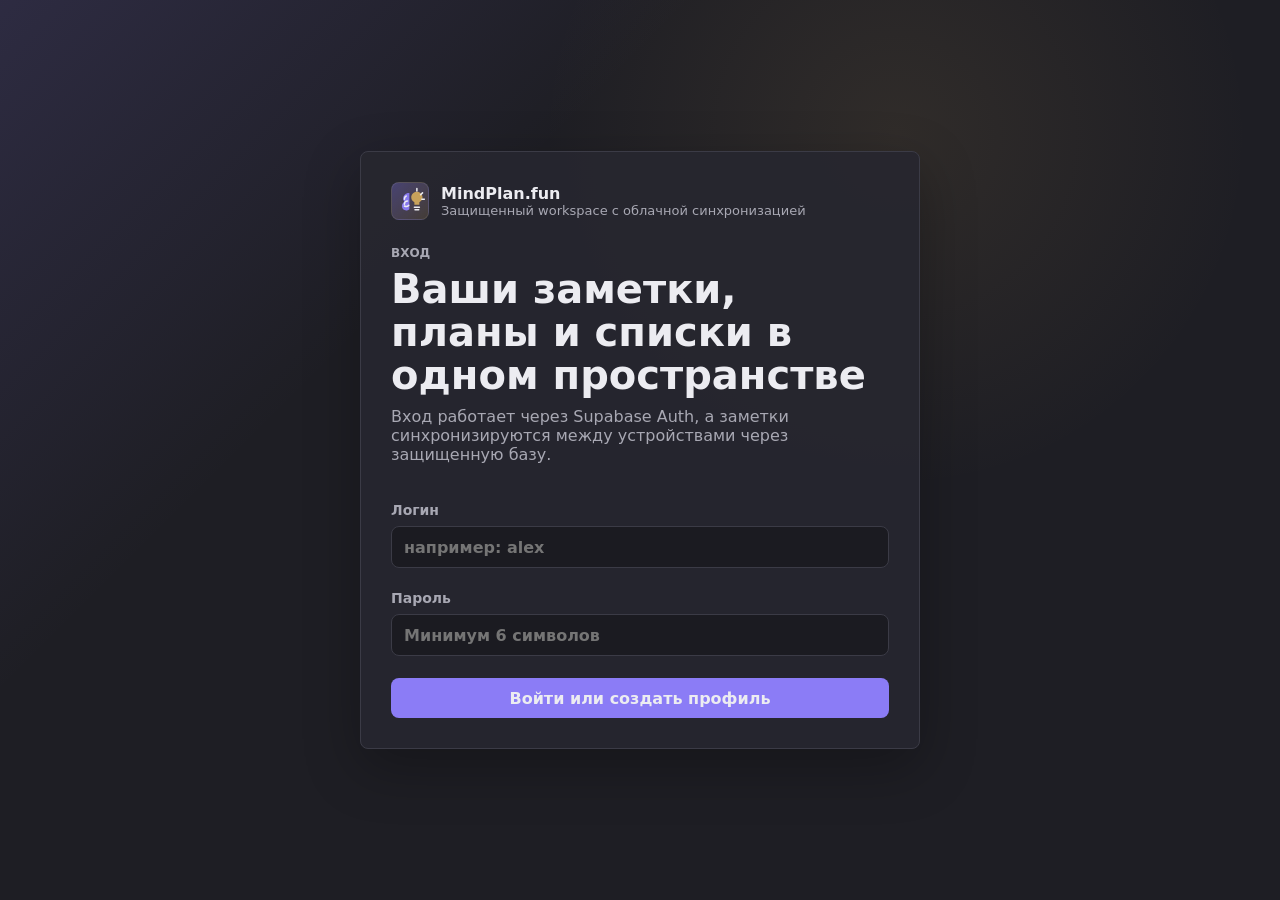
<file: index.html>
<!doctype html>
<html lang="ru">
  <head>
    <meta charset="UTF-8" />
    <meta name="viewport" content="width=device-width, initial-scale=1.0" />
    <meta name="theme-color" content="#1e1e24" />
    <title>MindPlan.fun</title>
    <link rel="manifest" href="manifest.webmanifest" />
    <link rel="stylesheet" href="styles.css" />
  </head>
  <body class="booting">
    <section id="authView" class="auth-view">
      <form id="authForm" class="auth-form">
        <div class="brand auth-brand">
          <div class="brand-mark" aria-hidden="true">
            <svg viewBox="0 0 48 48" role="img">
              <path class="logo-brain" d="M22 11c-5 0-9 4-9 9 0 2 1 4 2 5-2 1-4 4-4 7 0 4 3 7 7 7 2 0 4-1 5-2V11h-1Z"/>
              <path class="logo-brain-line" d="M18 16c-2 1-3 3-3 5m5 3c-3 0-5 2-5 5m7 2c-2 2-5 2-7 1"/>
              <path class="logo-bulb" d="M26 18c0-5 4-9 9-9s9 4 9 9c0 4-2 6-5 8v4h-8v-4c-3-2-5-4-5-8Z"/>
              <path class="logo-base" d="M31 34h8M32 38h6"/>
              <path class="logo-rays" d="M35 4v4m9 3-3 3m6 7h-4"/>
            </svg>
          </div>
          <div>
            <strong>MindPlan.fun</strong>
            <span>Защищенный workspace с облачной синхронизацией</span>
          </div>
        </div>

        <div>
          <p class="eyebrow">Вход</p>
          <h1>Ваши заметки, планы и списки в одном пространстве</h1>
          <p class="muted">
            Вход работает через Supabase Auth, а заметки синхронизируются между устройствами через защищенную базу.
          </p>
        </div>

        <label>
          Логин
          <input id="loginInput" type="text" autocomplete="username" placeholder="например: alex" required />
        </label>
        <label>
          Пароль
          <input id="passwordInput" type="password" autocomplete="current-password" minlength="6" placeholder="Минимум 6 символов" required />
        </label>

        <button class="primary-button" type="submit">Войти или создать профиль</button>
      </form>
    </section>

    <div id="appShell" class="app-shell" hidden>
      <button id="menuButton" class="mobile-menu-button" type="button" aria-label="Открыть меню">☰</button>
      <aside class="sidebar" aria-label="Заметки">
        <div class="brand">
          <div class="brand-mark" aria-hidden="true">
            <svg viewBox="0 0 48 48" role="img">
              <path class="logo-brain" d="M22 11c-5 0-9 4-9 9 0 2 1 4 2 5-2 1-4 4-4 7 0 4 3 7 7 7 2 0 4-1 5-2V11h-1Z"/>
              <path class="logo-brain-line" d="M18 16c-2 1-3 3-3 5m5 3c-3 0-5 2-5 5m7 2c-2 2-5 2-7 1"/>
              <path class="logo-bulb" d="M26 18c0-5 4-9 9-9s9 4 9 9c0 4-2 6-5 8v4h-8v-4c-3-2-5-4-5-8Z"/>
              <path class="logo-base" d="M31 34h8M32 38h6"/>
              <path class="logo-rays" d="M35 4v4m9 3-3 3m6 7h-4"/>
            </svg>
          </div>
          <div>
            <strong>MindPlan.fun</strong>
            <span id="syncStatus">Локальный режим</span>
          </div>
        </div>

        <div class="sidebar-actions">
          <button id="newNoteButton" class="primary-button" type="button">Новая заметка</button>
          <button id="newFolderButton" class="ghost-button" type="button">Новая папка</button>
        </div>

        <nav id="noteList" class="note-list" aria-label="Список заметок"></nav>

        <section class="account-panel">
          <p>Профиль</p>
          <strong id="currentUserLabel">Гость</strong>
          <button id="syncNowButton" class="ghost-button" type="button">Синхронизировать</button>
          <button id="installButton" class="ghost-button" type="button" hidden>Установить приложение</button>
          <button id="logoutButton" class="ghost-button" type="button">Выйти</button>
        </section>
      </aside>

      <main class="workspace">
        <header class="topbar">
          <div class="title-group">
            <input id="noteTitleInput" class="note-title-input" type="text" aria-label="Название заметки" />
            <div class="note-meta">
              <strong id="noteTypeLabel">Заметка</strong>
              <label class="folder-select-label" title="Папка">
                <span>▣</span>
                <select id="folderSelect" aria-label="Папка заметки"></select>
              </label>
              <span id="savedStatus">Сохранено локально</span>
              <span id="updatedAtLabel"></span>
            </div>
          </div>

          <div class="toolbar">
            <button id="insertFoldButton" class="ghost-button icon-tool" type="button" title="Добавить свертку" aria-label="Добавить свертку">⌄</button>
            <button id="deleteNoteButton" class="danger-button icon-tool" type="button" title="Удалить заметку" aria-label="Удалить заметку">×</button>
          </div>
        </header>

        <section id="editorEmptyState" class="empty-state">
          <h2>Выберите или создайте заметку</h2>
          <p>При создании можно выбрать обычную заметку, интерактивный список или GTD-планировщик.</p>
        </section>

        <section id="editorPanel" class="editor-panel" hidden>
          <textarea id="textEditor" class="text-editor" aria-label="Текст заметки" spellcheck="true"></textarea>
          <div id="foldPreview" class="fold-preview" hidden></div>
          <div id="listEditor" class="list-editor" aria-label="Список задач" hidden></div>
          <div id="plannerEditor" class="planner-editor" aria-label="Планировщик GTD" hidden></div>
        </section>
      </main>
    </div>

    <div id="noteTypeDialog" class="dialog-backdrop" hidden>
      <section class="dialog" role="dialog" aria-modal="true" aria-labelledby="dialogTitle">
        <div class="dialog-header">
          <div>
            <p class="eyebrow">Новая заметка</p>
            <h2 id="dialogTitle">Что создаем?</h2>
          </div>
          <button id="closeDialogButton" class="icon-button" type="button" aria-label="Закрыть">×</button>
        </div>

        <div class="type-grid">
          <button class="type-card" data-create-type="note" type="button">
            <strong>Заметка</strong>
            <span>Чистое поле для текста, идей и набросков.</span>
          </button>
          <button class="type-card" data-create-type="list" type="button">
            <strong>Список</strong>
            <span>Строки с галочками: Enter сразу добавляет новый пункт.</span>
          </button>
          <button class="type-card" data-create-type="planner" type="button">
            <strong>Планировщик</strong>
            <span>GTD-доска с колонками и цветной важностью задач.</span>
          </button>
        </div>
      </section>
    </div>

    <script src="app.js" type="module"></script>
  </body>
</html>
</file>
<file: styles.css>
:root {
  color-scheme: dark;
  --bg: #1e1e24;
  --sidebar: #24242c;
  --sidebar-2: #2b2b34;
  --panel: #26262f;
  --panel-soft: #30303a;
  --ink: #ececf1;
  --muted: #a8a8b3;
  --line: #3b3b46;
  --brand: #8b7cf6;
  --brand-2: #6f62d9;
  --accent: #d0a85c;
  --danger: #d56b6b;
  --normal: #5ba97a;
  --important: #6f8edb;
  --priority: #e07aa8;
  --shadow: 0 18px 55px rgba(0, 0, 0, 0.28);
}

* {
  box-sizing: border-box;
}

[hidden] {
  display: none !important;
}

.booting .auth-view,
.booting .app-shell {
  visibility: hidden;
}

body {
  margin: 0;
  min-height: 100vh;
  width: 100%;
  max-width: 100%;
  overflow-x: hidden;
  background: var(--bg);
  color: var(--ink);
  font-family: Inter, ui-sans-serif, system-ui, -apple-system, BlinkMacSystemFont, "Segoe UI", sans-serif;
}

button,
input,
select,
textarea {
  font: inherit;
  font-size: 16px;
}

button {
  cursor: pointer;
}

.auth-view {
  display: grid;
  min-height: 100vh;
  place-items: center;
  padding: 24px;
  background:
    linear-gradient(135deg, rgba(139, 124, 246, 0.14), transparent 32%),
    radial-gradient(circle at 70% 15%, rgba(208, 168, 92, 0.1), transparent 30%),
    var(--bg);
}

.auth-form {
  display: grid;
  gap: 22px;
  width: min(560px, 100%);
  min-width: 0;
  padding: 30px;
  border: 1px solid var(--line);
  border-radius: 8px;
  background: rgba(38, 38, 47, 0.92);
  box-shadow: var(--shadow);
}

.app-shell {
  display: grid;
  grid-template-columns: 310px minmax(0, 1fr);
  min-height: 100vh;
}

.mobile-menu-button {
  display: none;
}

.sidebar {
  display: flex;
  flex-direction: column;
  gap: 18px;
  min-width: 0;
  padding: 18px;
  background: var(--sidebar);
  border-right: 1px solid var(--line);
}

.brand {
  display: flex;
  align-items: center;
  min-width: 0;
  gap: 12px;
}

.brand > div:last-child {
  min-width: 0;
}

.auth-brand {
  padding-bottom: 4px;
}

.brand-mark {
  display: grid;
  flex: 0 0 auto;
  place-items: center;
  width: 38px;
  height: 38px;
  border-radius: 8px;
  background: linear-gradient(135deg, rgba(139, 124, 246, 0.34), rgba(208, 168, 92, 0.18));
  border: 1px solid rgba(255, 255, 255, 0.09);
}

.brand-mark svg {
  width: 30px;
  height: 30px;
}

.logo-brain {
  fill: rgba(139, 124, 246, 0.95);
}

.logo-brain-line,
.logo-base,
.logo-rays {
  fill: none;
  stroke: #ececf1;
  stroke-linecap: round;
  stroke-linejoin: round;
  stroke-width: 2.4;
}

.logo-bulb {
  fill: rgba(208, 168, 92, 0.95);
}

.brand strong,
.brand span,
.account-panel strong {
  display: block;
  overflow: hidden;
  text-overflow: ellipsis;
  white-space: nowrap;
}

.brand span,
.muted,
.eyebrow,
.account-panel p,
.note-meta {
  color: var(--muted);
}

.brand span,
.note-meta,
.account-panel p {
  font-size: 13px;
}

.eyebrow {
  margin: 0 0 8px;
  font-size: 12px;
  font-weight: 800;
  letter-spacing: 0;
  text-transform: uppercase;
}

h1,
h2,
h3,
p {
  margin-top: 0;
}

h1 {
  margin-bottom: 10px;
  font-size: 40px;
  line-height: 1.08;
  letter-spacing: 0;
}

h2 {
  margin-bottom: 8px;
  font-size: 22px;
}

h3 {
  margin-bottom: 0;
  font-size: 15px;
}

label {
  display: grid;
  gap: 8px;
  color: var(--muted);
  font-size: 14px;
  font-weight: 700;
}

input,
select,
textarea {
  width: 100%;
  border: 1px solid var(--line);
  border-radius: 8px;
  background: #1b1b21;
  color: var(--ink);
}

input,
select {
  min-height: 42px;
  padding: 0 12px;
}

textarea {
  resize: none;
}

input:focus,
select:focus,
textarea:focus,
button:focus-visible {
  outline: 3px solid rgba(139, 124, 246, 0.28);
  outline-offset: 2px;
}

.primary-button,
.ghost-button,
.danger-button,
.icon-button,
.primary-link {
  min-height: 40px;
  border-radius: 8px;
  padding: 0 13px;
  border: 1px solid transparent;
  color: var(--ink);
  font-weight: 750;
}

.primary-button,
.primary-link {
  display: inline-grid;
  place-items: center;
  background: var(--brand);
  text-decoration: none;
}

.primary-button:hover,
.primary-link:hover {
  background: var(--brand-2);
}

.ghost-button {
  background: var(--panel-soft);
  border-color: var(--line);
}

.icon-tool {
  display: grid;
  place-items: center;
  width: 40px;
  min-width: 40px;
  padding: 0;
  font-size: 22px;
  line-height: 1;
}

.danger-button {
  background: rgba(213, 107, 107, 0.12);
  border-color: rgba(213, 107, 107, 0.42);
  color: #ffd6d6;
}

.icon-button {
  width: 40px;
  padding: 0;
  background: var(--panel-soft);
  border-color: var(--line);
  font-size: 24px;
  line-height: 1;
}

.sidebar-actions {
  display: grid;
  gap: 8px;
}

.note-list {
  display: grid;
  gap: 6px;
  min-height: 0;
  overflow: auto;
  padding-right: 2px;
}

.folder-group {
  display: grid;
  gap: 5px;
}

.folder-group.drag-over {
  outline: 2px solid rgba(139, 124, 246, 0.45);
  outline-offset: 2px;
  border-radius: 8px;
}

.folder-toggle {
  display: grid;
  grid-template-columns: auto minmax(0, 1fr);
  gap: 8px;
  align-items: center;
  min-height: 34px;
  padding: 0 8px;
  border: 0;
  border-radius: 8px;
  background: transparent;
  color: var(--muted);
  text-align: left;
}

.folder-toggle:hover {
  background: var(--sidebar-2);
  color: var(--ink);
}

.folder-toggle strong {
  overflow: hidden;
  text-overflow: ellipsis;
  white-space: nowrap;
}

.folder-notes {
  display: grid;
  gap: 5px;
}

.folder-group.collapsed .folder-notes {
  display: none;
}

.note-item {
  display: grid;
  gap: 5px;
  width: 100%;
  min-height: 58px;
  padding: 10px;
  border: 1px solid transparent;
  border-radius: 8px;
  background: transparent;
  color: var(--ink);
  text-align: left;
}

.note-item.dragging {
  opacity: 0.55;
}

.note-item:hover,
.note-item.active {
  background: var(--sidebar-2);
  border-color: var(--line);
}

.note-item strong,
.note-item span {
  overflow: hidden;
  text-overflow: ellipsis;
  white-space: nowrap;
}

.note-item span {
  color: var(--muted);
  font-size: 12px;
}

.account-panel {
  display: grid;
  gap: 10px;
  margin-top: auto;
  padding: 14px;
  border: 1px solid var(--line);
  border-radius: 8px;
  background: rgba(255, 255, 255, 0.03);
}

.account-panel p {
  margin: 0;
}

.workspace {
  display: grid;
  grid-template-rows: auto 1fr;
  min-width: 0;
  padding: 22px;
}

.topbar {
  display: grid;
  grid-template-columns: minmax(0, 1fr) auto;
  gap: 18px;
  align-items: start;
  padding-bottom: 18px;
  border-bottom: 1px solid var(--line);
}

.title-group {
  min-width: 0;
}

.note-title-input {
  min-height: 48px;
  padding: 0;
  border: 0;
  background: transparent;
  font-size: 34px;
  font-weight: 850;
  line-height: 1.1;
}

.note-title-input:focus {
  outline: none;
}

.note-meta {
  display: flex;
  flex-wrap: wrap;
  align-items: center;
  gap: 10px;
  min-height: 20px;
  margin-top: 2px;
}

.folder-select-label {
  display: grid;
  grid-template-columns: auto 150px;
  gap: 8px;
  align-items: center;
  color: var(--muted);
  font-size: 13px;
  font-weight: 700;
}

.folder-select-label span {
  color: var(--accent);
}

.folder-select-label select {
  min-height: 30px;
}

.note-meta strong {
  color: var(--accent);
}

.toolbar {
  display: flex;
  flex-wrap: wrap;
  justify-content: flex-end;
  gap: 8px;
}

.editor-panel {
  min-height: 0;
  padding-top: 18px;
}

.text-editor {
  min-height: calc(70vh - 132px);
  padding: 20px;
  border-color: transparent;
  background: transparent;
  color: var(--ink);
  font-family: ui-monospace, SFMono-Regular, Menlo, Monaco, Consolas, "Liberation Mono", monospace;
  font-size: 15px;
  line-height: 1.65;
}

.fold-preview {
  display: grid;
  gap: 10px;
  max-width: 900px;
}

.note-text-block,
.fold-textarea {
  min-height: 76px;
  padding: 14px;
  border-color: transparent;
  background: transparent;
  color: var(--ink);
  font-size: 16px;
  line-height: 1.6;
  overflow: hidden;
}

.note-text-block:focus,
.fold-textarea:focus {
  border-color: var(--line);
  background: rgba(255, 255, 255, 0.025);
}

.fold-block {
  border: 1px solid var(--line);
  border-radius: 8px;
  background: rgba(255, 255, 255, 0.025);
  overflow: hidden;
}

.fold-block summary {
  display: flex;
  align-items: center;
  gap: 8px;
  cursor: pointer;
  padding: 12px 14px;
  font-weight: 800;
}

.fold-arrow {
  width: 18px;
  color: var(--accent);
}

.fold-textarea {
  min-height: 140px;
  padding: 0 14px 14px;
  border: 0;
  border-radius: 0;
  width: 100%;
}

.text-editor:focus {
  border-color: var(--line);
  background: rgba(255, 255, 255, 0.02);
}

.list-editor {
  display: grid;
  gap: 8px;
  max-width: 900px;
}

.list-row {
  display: grid;
  grid-template-columns: 24px minmax(0, 1fr);
  gap: 10px;
  align-items: center;
  min-height: 44px;
}

.list-check {
  width: 20px;
  min-height: 20px;
  accent-color: var(--brand);
}

.list-text {
  min-height: 44px;
  border-color: transparent;
  background: transparent;
}

.list-text:focus {
  border-color: var(--line);
  background: rgba(255, 255, 255, 0.025);
}

.list-row:has(.list-check:checked) .list-text {
  color: var(--muted);
  text-decoration: line-through;
}

.planner-editor {
  display: grid;
  grid-template-columns: repeat(4, minmax(210px, 1fr));
  gap: 12px;
  align-items: start;
  min-height: calc(100vh - 150px);
  overflow-x: auto;
}

.planner-column {
  display: grid;
  grid-template-rows: auto minmax(120px, 1fr) auto;
  gap: 10px;
  min-height: calc(100vh - 160px);
  padding: 12px;
  border: 1px solid var(--line);
  border-radius: 8px;
  background: rgba(255, 255, 255, 0.025);
  transition: border-color 0.15s ease, background 0.15s ease;
}

.planner-column.drag-over {
  border-color: var(--brand);
  background: rgba(139, 124, 246, 0.1);
}

.planner-column header {
  display: flex;
  align-items: center;
  justify-content: space-between;
  gap: 10px;
}

.planner-column header span {
  display: grid;
  place-items: center;
  min-width: 26px;
  height: 26px;
  border-radius: 8px;
  background: var(--panel-soft);
  color: var(--muted);
  font-size: 13px;
  font-weight: 800;
}

.planner-cards {
  display: grid;
  align-content: start;
  gap: 8px;
}

.planner-card {
  display: grid;
  gap: 8px;
  padding: 0;
  border: 1px solid var(--line);
  border-left-width: 4px;
  border-radius: 8px;
  background: var(--panel);
  overflow: hidden;
  cursor: grab;
}

.planner-card.dragging {
  opacity: 0.55;
}

.planner-card.priority-normal {
  border-left-color: var(--normal);
}

.planner-card.priority-important {
  border-left-color: var(--important);
}

.planner-card.priority-priority {
  border-left-color: var(--priority);
}

.planner-card-summary {
  display: grid;
  width: 100%;
  min-height: 52px;
  padding: 10px;
  border: 0;
  background: transparent;
  color: var(--ink);
  cursor: grab;
  text-align: left;
}

.planner-card-title {
  overflow-wrap: anywhere;
}

.planner-card-details {
  display: grid;
  gap: 8px;
  padding: 0 10px 10px;
}

.priority-pills {
  display: grid;
  grid-template-columns: repeat(3, minmax(0, 1fr));
  gap: 6px;
}

.priority-pill {
  min-height: 32px;
  border: 1px solid var(--line);
  border-radius: 8px;
  background: var(--panel-soft);
  color: var(--ink);
  font-size: 12px;
  font-weight: 800;
}

.priority-pill.active {
  border-color: transparent;
}

.priority-pill.priority-normal.active {
  background: rgba(91, 169, 122, 0.35);
}

.priority-pill.priority-important.active {
  background: rgba(111, 142, 219, 0.38);
}

.priority-pill.priority-priority.active {
  background: rgba(224, 122, 168, 0.4);
}

.planner-card-text {
  min-height: 38px;
}

.planner-card-details .ghost-button,
.planner-card-details .danger-button {
  min-height: 34px;
}

.planner-add-form {
  display: grid;
  grid-template-columns: minmax(0, 1fr);
  gap: 8px;
}

.empty-state {
  align-self: center;
  justify-self: center;
  width: min(520px, 100%);
  padding: 34px;
  border: 1px dashed var(--line);
  border-radius: 8px;
  background: rgba(255, 255, 255, 0.025);
  text-align: center;
}

.dialog-backdrop {
  position: fixed;
  inset: 0;
  z-index: 10;
  display: grid;
  place-items: center;
  padding: 18px;
  background: rgba(11, 11, 14, 0.72);
  backdrop-filter: blur(8px);
}

.dialog {
  display: grid;
  gap: 18px;
  width: min(720px, 100%);
  padding: 22px;
  border: 1px solid var(--line);
  border-radius: 8px;
  background: var(--panel);
  box-shadow: var(--shadow);
}

.dialog-header {
  display: flex;
  justify-content: space-between;
  gap: 16px;
}

.type-grid {
  display: grid;
  grid-template-columns: repeat(3, minmax(0, 1fr));
  gap: 10px;
}

.type-card {
  display: grid;
  gap: 8px;
  min-height: 150px;
  padding: 16px;
  border: 1px solid var(--line);
  border-radius: 8px;
  background: var(--sidebar-2);
  color: var(--ink);
  text-align: left;
}

.type-card:hover {
  border-color: var(--brand);
  background: rgba(139, 124, 246, 0.12);
}

.type-card strong {
  font-size: 18px;
}

.type-card span {
  color: var(--muted);
  line-height: 1.45;
}

@media (max-width: 1080px) {
  .planner-editor {
    grid-template-columns: repeat(4, minmax(240px, 1fr));
  }
}

@media (max-width: 940px) {
  body {
    width: 100%;
  }

  .auth-view {
    width: 100%;
    min-height: 100dvh;
    place-items: stretch;
    padding: 12px;
  }

  .auth-form {
    align-self: center;
    width: 100%;
    max-width: 100%;
    padding: 18px;
  }

  .auth-brand {
    align-items: flex-start;
  }

  .auth-brand .brand-mark {
    width: 44px;
    height: 44px;
  }

  .auth-brand .brand-mark svg {
    width: 34px;
    height: 34px;
  }

  .auth-brand span {
    white-space: normal;
    overflow: visible;
    text-overflow: clip;
    line-height: 1.35;
  }

  .auth-brand strong {
    white-space: normal;
  }

  .app-shell {
    grid-template-columns: 1fr;
  }

  .sidebar {
    position: fixed;
    inset: 0 auto 0 0;
    z-index: 20;
    width: min(86vw, 340px);
    transform: translateX(-105%);
    transition: transform 0.18s ease;
    border-right: 1px solid var(--line);
    border-bottom: 0;
  }

  .app-shell.menu-open .sidebar {
    transform: translateX(0);
  }

  .app-shell.menu-open::after {
    content: "";
    position: fixed;
    inset: 0;
    z-index: 10;
    background: rgba(0, 0, 0, 0.45);
  }

  .app-shell.menu-open .mobile-menu-button {
    z-index: 30;
  }

  .mobile-menu-button {
    position: fixed;
    top: 12px;
    left: 12px;
    z-index: 9;
    display: grid;
    place-items: center;
    width: 42px;
    height: 42px;
    border: 1px solid var(--line);
    border-radius: 8px;
    background: var(--panel);
    color: var(--ink);
    font-size: 22px;
  }

  .topbar {
    grid-template-columns: minmax(0, 1fr) auto;
    padding-left: 52px;
  }

  .text-editor {
    min-height: 62vh;
    padding: 12px 0;
    font-size: 16px;
  }

  .planner-editor {
    min-height: 54vh;
  }

  .workspace {
    width: 100vw;
    padding: 14px;
  }

  .type-grid {
    grid-template-columns: 1fr;
  }

  h1,
  .note-title-input {
    font-size: 26px;
  }

  .note-title-input {
    min-height: 38px;
  }

  .note-meta {
    gap: 6px;
  }

  .folder-select-label {
    grid-template-columns: auto minmax(86px, 120px);
    width: auto;
  }

  .folder-select-label select {
    min-height: 34px;
    padding: 0 8px;
  }

  .toolbar {
    align-self: start;
    justify-content: flex-end;
    gap: 6px;
  }

  .icon-tool {
    width: 36px;
    min-width: 36px;
    min-height: 36px;
  }
}
</file>
